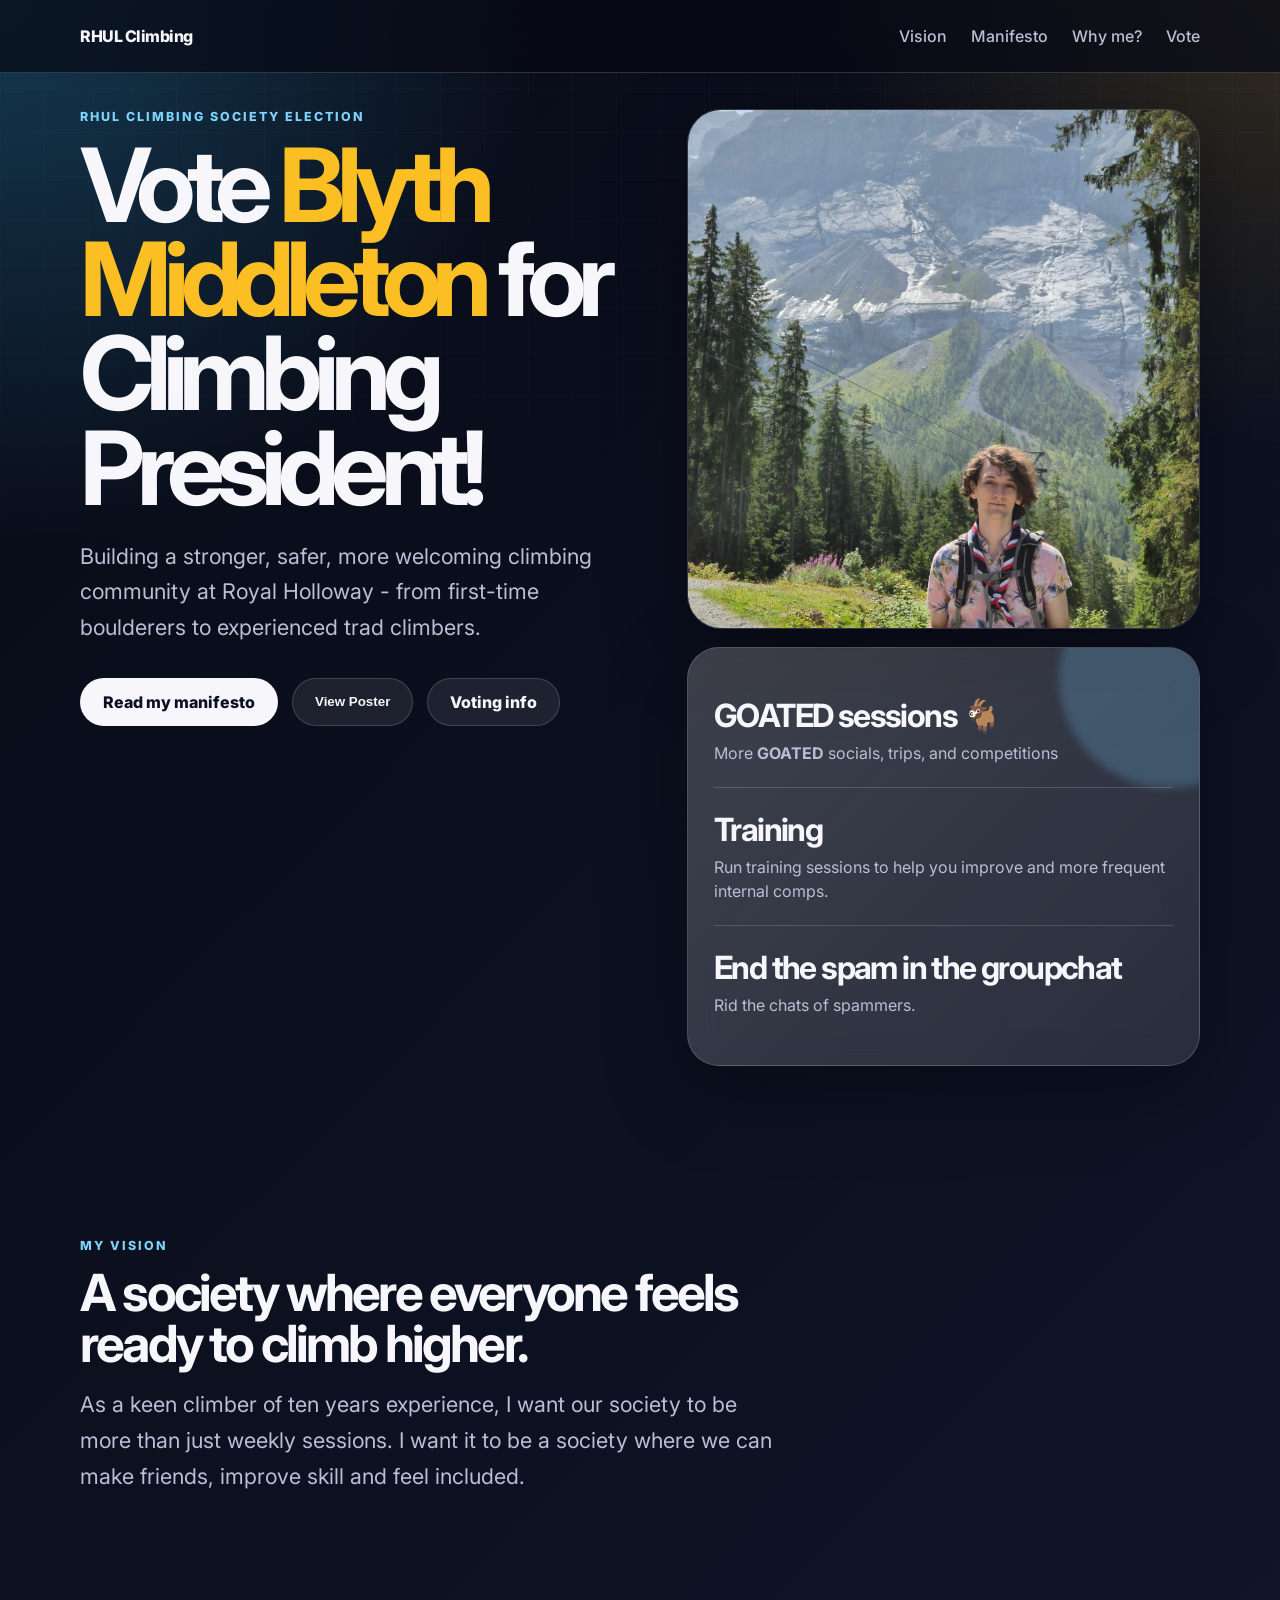
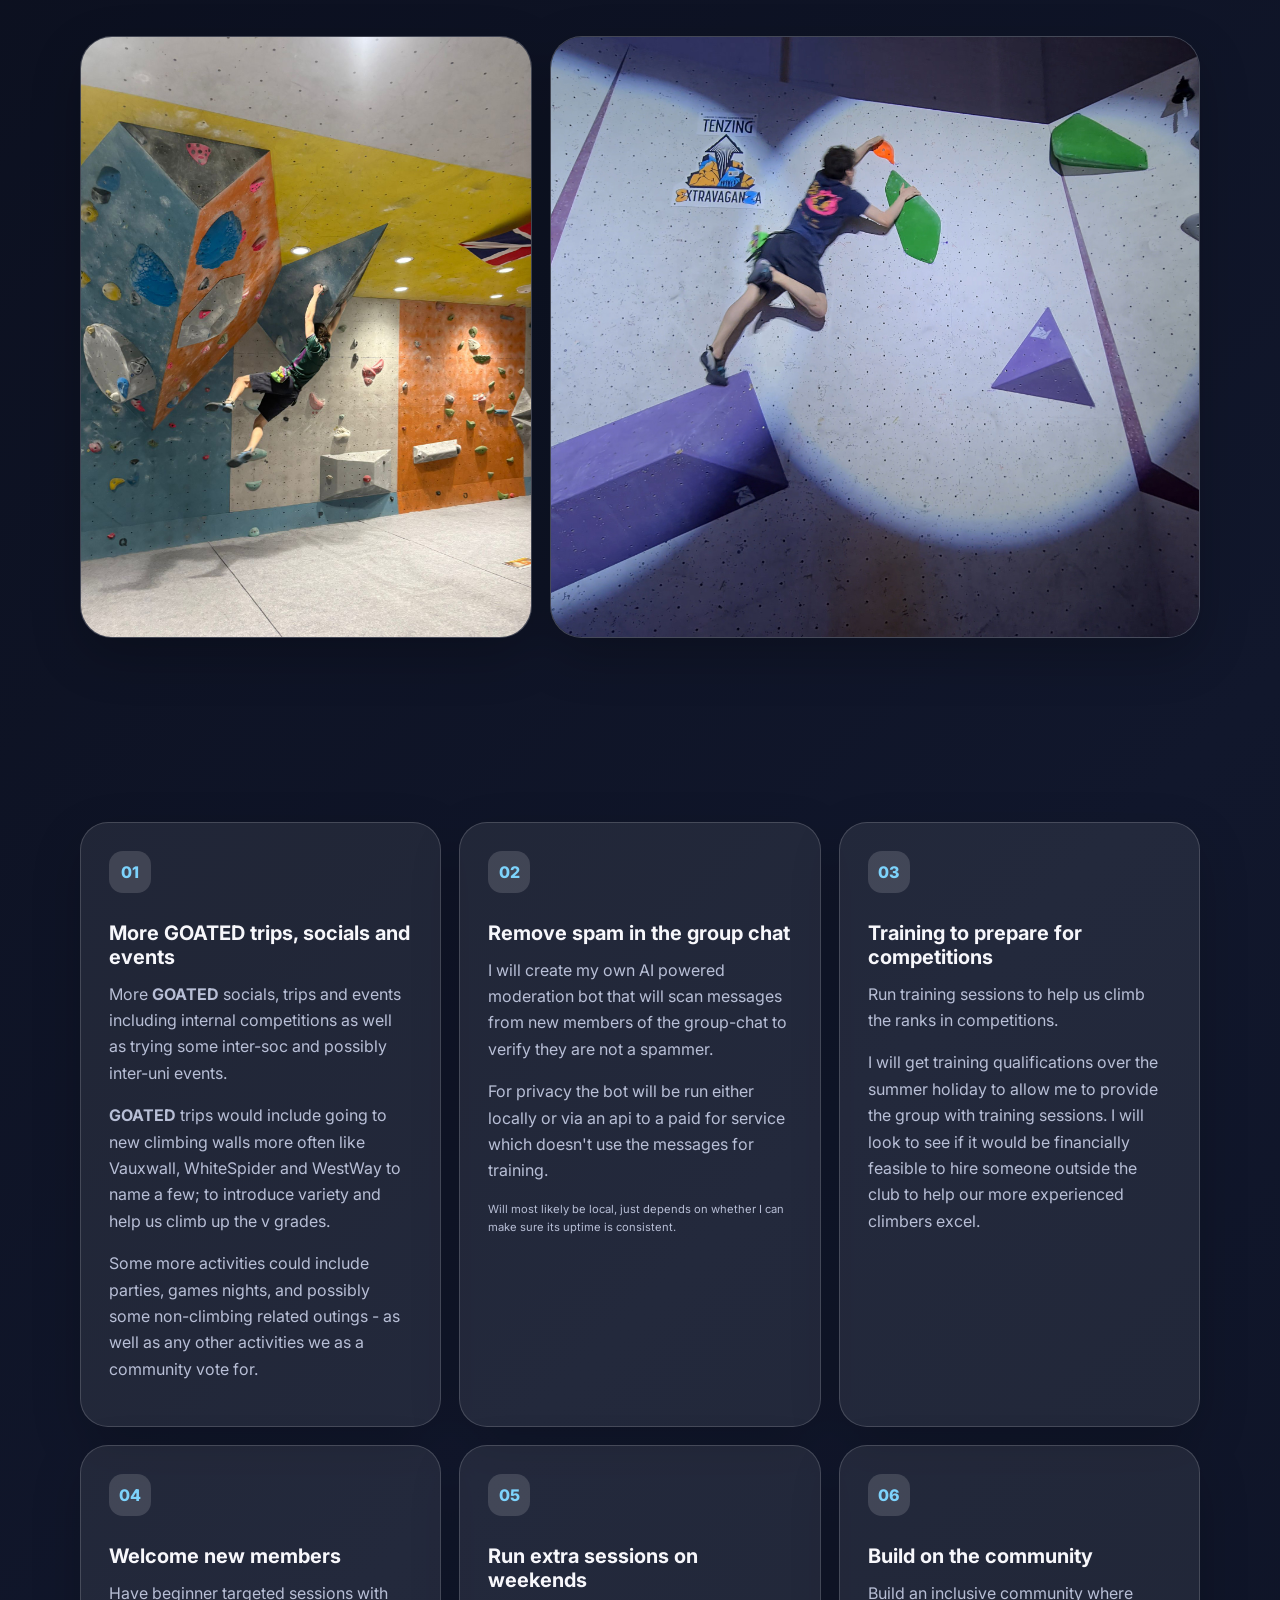
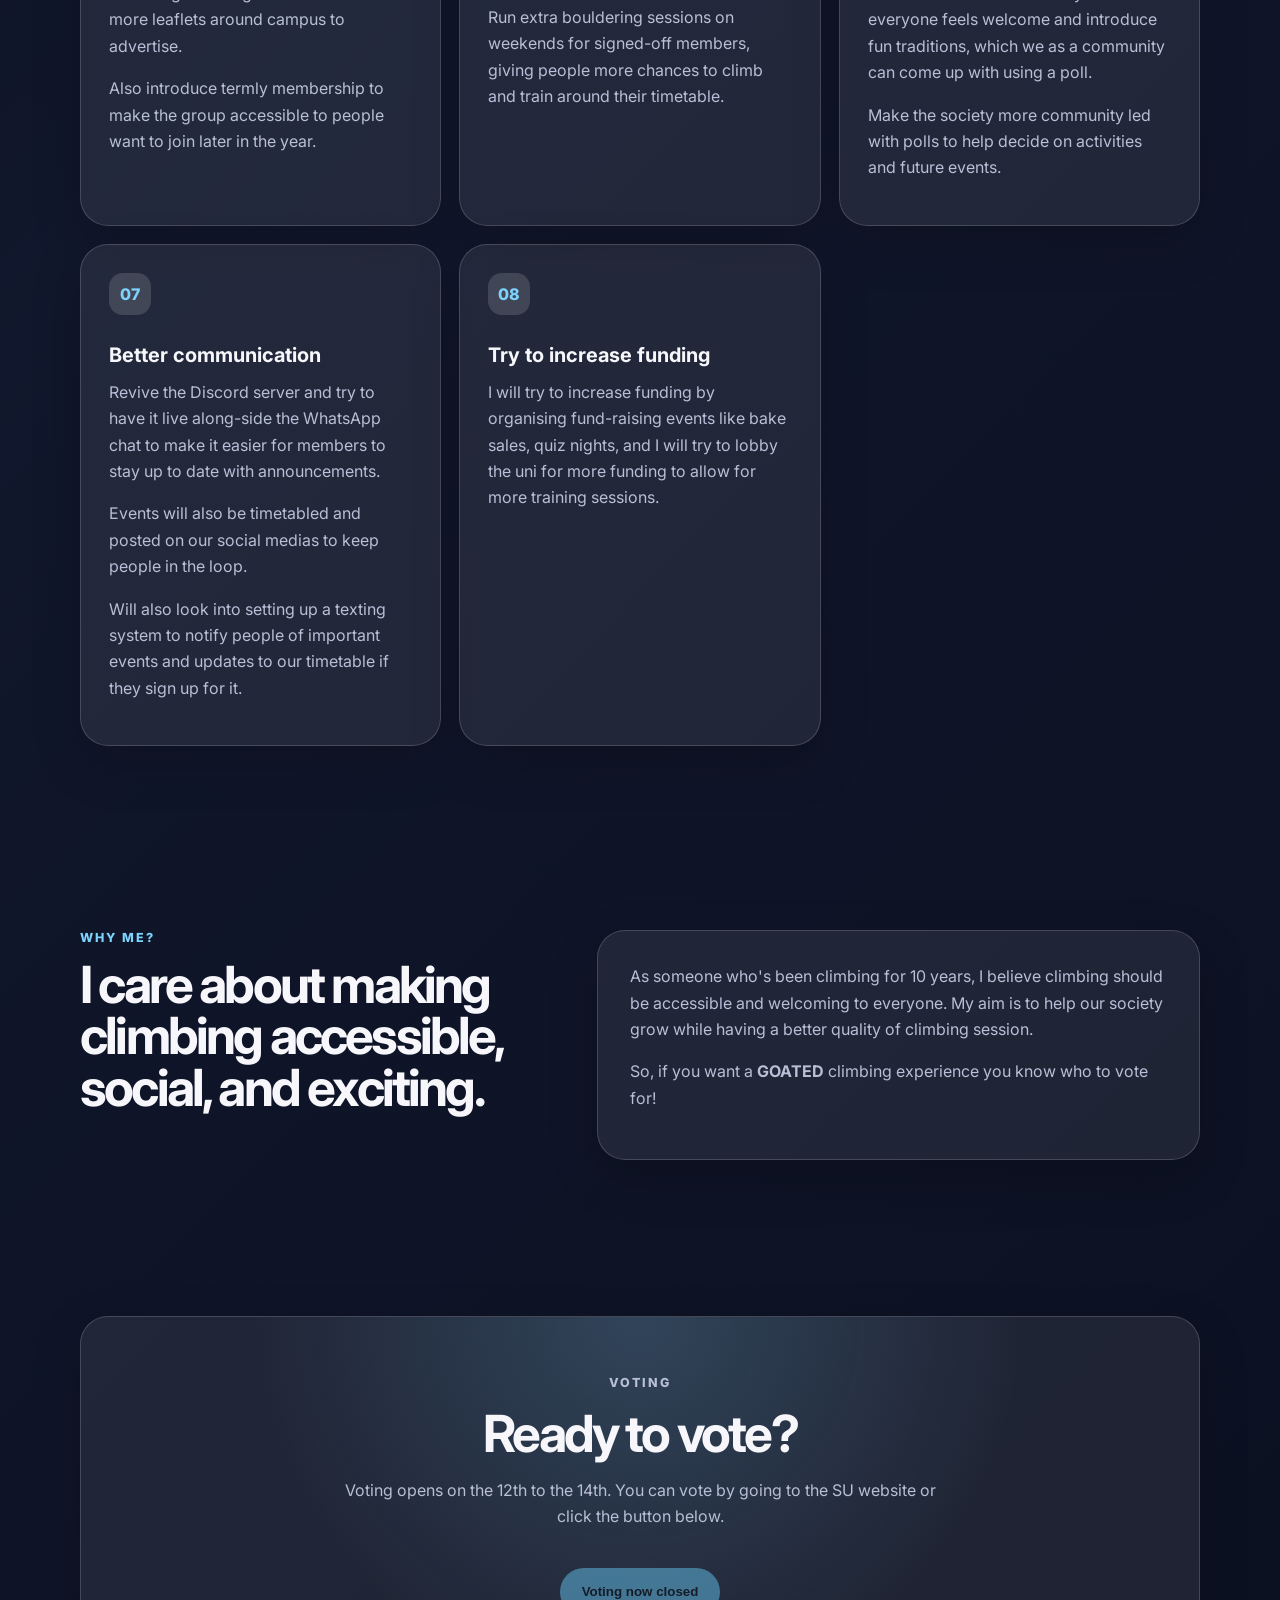
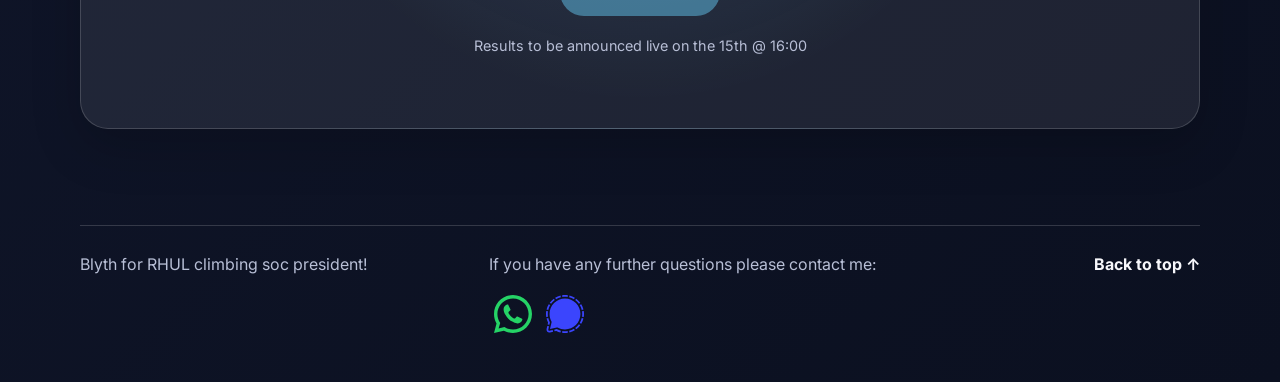
<file: index.html>
<!DOCTYPE html>
<html lang="en">
<head>
  <meta charset="UTF-8" />
  <meta name="viewport" content="width=device-width, initial-scale=1.0" />
  <title>Vote Blyth Middleton | RHUL Climbing President</title>
  <link rel="preconnect" href="https://fonts.googleapis.com">
  <link rel="preconnect" href="https://fonts.gstatic.com" crossorigin>
  <link href="https://fonts.googleapis.com/css2?family=Inter:wght@400;500;700;800&display=swap" rel="stylesheet">
  <link rel="stylesheet" href="css/styles.css" />
  <link rel="shortcut icon" href="favicon.svg" type="image/svg">

  <meta property="og:type" content="website">
  <meta property="og:title" content="Vote Blyth Middleton for RHUL Climbing President"/>
  <meta property="og:description" content="My manifesto for building a GOATED climbing soc."/>
  <meta property="og:url" content="https://vote.blyth.middleton.uk.net"/>
  <meta property="og:image"content="https://vote.blyth.middleton.uk.net/img/manifesto_poster-2.png"/>
  <meta property="og:image:type" content="image/png"/>
  <meta property="og:image:width" content="775" />
  <meta property="og:image:height" content="1096" />

  <meta name="twitter:card" content="summary_large_image" />
  <meta name="twitter:title" content="Vote Blyth Middleton for RHUL Climbing President" />
  <meta name="twitter:description" content="My manifesto for building a GOATED climbing soc." />
  <meta name="twitter:image" content="https://vote.blyth.middleton.uk.net/img/manifesto_poster-2.png" />
</head>
<body>
<header class="site-header">
  <nav class="nav">
    <a href="#top" class="logo">RHUL Climbing</a>
    <button class="menu-toggle" aria-label="Toggle menu">☰</button>
    <div class="nav-links">
      <a href="#vision">Vision</a>
      <a href="#manifesto">Manifesto</a>
      <a href="#why-me">Why me?</a>
      <a class="vote" href="#vote">Vote</a>
    </div>
  </nav>
</header>

<main id="top">
  <section class="hero">
    <div class="hero-content">
      <p class="eyebrow">RHUL Climbing Society Election</p>
      <h1>Vote <span>Blyth Middleton</span> for Climbing President!</h1>
      <p class="hero-text">
        Building a stronger, safer, more welcoming climbing community at
        Royal Holloway - from first-time boulderers to experienced trad climbers.
      </p>

      <div class="hero-actions">
        <a href="#manifesto" class="button primary">Read my manifesto</a>
        <button id="posterButton" class="button secondary">View Poster</button>
        <a href="#vote" class="button secondary vote">Voting info</a>
      </div>
    </div>

    <div class="hero-media" aria-label="Blyth in the mountains">
      <img
        src="img/20250814_112400.png"
        alt="Blyth sitting in front of a mountain landscape"
        class="hero-photo"
      />
      <div class="hero-card hero-card-floating" aria-label="Campaign highlights">
        <div class="card-stat">
          <strong>GOATED sessions 🐐</strong>
          <span>More <b>GOATED</b> socials, trips, and competitions</span>
        </div>
        <div class="card-stat">
          <strong>Training</strong>
          <span>Run training sessions to help you improve and more frequent internal comps.</span>
        </div>
        <div class="card-stat">
          <strong>End the spam in the groupchat</strong>
          <span>Rid the chats of spammers.</span>
        </div>
      </div>
    </div>
  </section>

  <section id="vision" class="section">
    <div class="section-heading">
      <p class="eyebrow">My vision</p>
      <h2>A society where everyone feels ready to climb higher.</h2>
    </div>
    <p class="lead">
      As a keen climber of ten years experience, I want our society to be more than just weekly
      sessions. I want it to be a society where we can make friends, improve skill and feel included.
    </p>
  </section>

  <section class="section photo-feature" aria-label="Campaign climbing photos">
    <figure class="feature-image feature-image-large">
      <img
        src="img/IMG-20260325-WA0040.jpg"
        alt="Blyth climbing on an indoor bouldering wall at varsity competitions"
      />
    </figure>
    <figure class="feature-image feature-image-wide">
      <img
        src="img/20240512_195455.jpg"
        alt="Blyth making a dynamic move on a competition-style boulder problem"
      />
    </figure>
  </section>

  <section id="manifesto" class="section manifesto-grid">

    <article class="manifesto-card">
      <span class="number">01</span>
      <h3>More <b>GOATED</b> trips, socials and events</h3>
      <p>
        More <b>GOATED</b> socials, trips and events including internal competitions as well
        as trying some inter-soc and possibly inter-uni events.
      </p>
      <p>
        <b>GOATED</b> trips would include going to new climbing walls more often like Vauxwall,
        WhiteSpider and WestWay to name a few; to introduce variety and help us climb up the v grades.
      </p>
      <p>
        Some more activities could include parties, games nights, and possibly some non-climbing
        related outings - as well as any other activities we as a community vote for.
      </p>
    </article>

    <article class="manifesto-card">

      <span class="number">02</span>
      <h3>Remove spam in the group chat</h3>
      <p>
        I will create my own AI powered moderation bot that will scan messages from new members
        of the group-chat to verify they are not a spammer.
      </p>
      <p>
        For privacy the bot will be run either locally or via an api to a paid for service which
        doesn't use the messages for training.
      </p>
      <p class="smaller-note">
        Will most likely be local, just depends on whether I can make sure its uptime is consistent.
      </p>
    </article>


    <article class="manifesto-card">
      <span class="number">03</span>
      <h3>Training to prepare for competitions</h3>
      <p>
        Run training sessions to help us climb the ranks in competitions.
      </p>
      <p>
        I will get training qualifications over the summer holiday to
        allow me to provide the group with training sessions. I will look to see if it would be
        financially feasible to hire someone outside the club to help our more experienced climbers
        excel.
      </p>
    </article>

    <article class="manifesto-card">
      <span class="number">04</span>
      <h3>Welcome new members</h3>
      <p>
        Have beginner targeted sessions with more leaflets around campus to advertise.
      </p>
      <p>
        Also introduce termly membership to make the group accessible to people want to join later
        in the year.
      </p>

    </article>

    <article class="manifesto-card">
      <span class="number">05</span>
      <h3>Run extra sessions on weekends</h3>
      <p>
        Run extra bouldering sessions on weekends for signed-off members, giving people more chances
        to climb and train around their timetable.
      </p>
    </article>

    <article class="manifesto-card">
      <span class="number">06</span>
      <h3>Build on the community</h3>
      <p>
        Build an inclusive community where everyone feels welcome and introduce fun traditions, which
        we as a community can come up with using a poll.
      </p>
      <p>
        Make the society more community led with polls to help decide on activities and future events.
      </p>
    </article>

    <article class="manifesto-card">
      <span class="number">07</span>
      <h3>Better communication</h3>
      <p>
        Revive the Discord server and try to have it live along-side the WhatsApp chat to make it
        easier for members to stay up to date with announcements.
      </p>
      <p>
      </p>
      <p>
        Events will also be timetabled and posted on our social medias to keep people in the loop.
      </p>

      <p>
        Will also look into setting up a texting system to notify people of important events and
        updates to our timetable if they sign up for it.
      </p>
    </article>

    <article class="manifesto-card">
      <span class="number">08</span>
      <h3>Try to increase funding</h3>
      <p>
        I will try to increase funding by organising fund-raising events like bake sales, quiz
        nights, and I will try to lobby the uni for more funding to allow for more training sessions.
      </p>

    </article>

  </section>

  <section id="why-me" class="section split">
    <div>
      <p class="eyebrow">Why me?</p>
      <h2>I care about making climbing accessible, social, and exciting.</h2>
    </div>
    <div class="text-panel">
      <p>
        As someone who's been climbing for 10 years, I believe climbing should be accessible and
        welcoming to everyone.  My aim is to help our society grow while having a better quality
        of climbing session.
      </p>
      <p>
        So, if you want a <b>GOATED</b> climbing experience you know who to vote for!
      </p>
    </div>
  </section>

  <section id="vote" class="vote-section vote">
    <p class="eyebrow">Voting</p>
    <h2>Ready to vote?</h2>
    <p>
      Voting opens on the 12th to the 14th. You can vote by going to the SU website or click the
      button below.
    </p>

    <button disabled href="https://www.su.rhul.ac.uk/elections/ballot/220/19826/" class="button vote-button">Voting now closed</button>

    <p class="small-note">Results to be announced live on the 15th @ 16:00</p>
  </section>
</main>

<footer class="footer">
  <p>Blyth for RHUL climbing soc president!</p>
  <div class="contact">
    <p>If you have any further questions please contact me:</p>
    <div class="social-links">
      <a aria-label="Chat on WhatsApp" href="https://wa.me/qr/CNUPQ5U5GO3KL1">
        <img alt="Chat on WhatsApp" src="img/Digital_Glyph_Green_RGB_2026.svg" />
      </a>
      <a aria-label="Chat on Signal" href="https://signal.me/#eu/0PR98zPxEWRHaJGYDog3yzlkRdIHcmWiJZRjUalomWbMGij2gL1B_4OnBmhlZ_eo">
        <img alt="Chat on Signal" src="img/Signal-Logo-Ultramarine.svg"/>
      </a>
    </div>
  </div>

  <div id="posterModal" class="modal">
    <div class="modal-content">
      <button id="closePosterModal" class="modal-close">&times;</button>

      <img
        src="/img/manifesto_poster.svg"
        alt="Blyth Middleton RHUL Climbing President campaign poster"
        class="poster-image"
      />
    </div>
  </div>


  <a href="#top">Back to top ↑</a>
</footer>

<script src="js/app.js"></script>
</body>
</html>
</file>
<file: css/styles.css>
:root {
  --background: #0b1020;
  --surface: rgba(255, 255, 255, 0.08);
  --surface-strong: rgba(255, 255, 255, 0.14);
  --text: #f7f7fb;
  --muted: #b8bfd6;
  --accent: #7dd3fc;
  --accent-strong: #38bdf8;
  --warm: #fbbf24;
  --border: rgba(255, 255, 255, 0.16);
  --shadow: 0 24px 80px rgba(0, 0, 0, 0.35);
}

* {
  box-sizing: border-box;
}

html {
  scroll-behavior: smooth;
}

body {
  margin: 0;
  font-family: "Inter", system-ui, -apple-system, BlinkMacSystemFont, "Segoe UI", sans-serif;
  color: var(--text);
  background:
    radial-gradient(circle at top left, rgba(56, 189, 248, 0.26), transparent 34rem),
    radial-gradient(circle at top right, rgba(251, 191, 36, 0.16), transparent 28rem),
    linear-gradient(135deg, #080b16 0%, #11172c 55%, #0b1020 100%);
  min-height: 100vh;
}

body::before {
  content: "";
  position: fixed;
  inset: 0;
  background-image:
    linear-gradient(rgba(255, 255, 255, 0.025) 1px, transparent 1px),
    linear-gradient(90deg, rgba(255, 255, 255, 0.025) 1px, transparent 1px);
  background-size: 44px 44px;
  pointer-events: none;
  mask-image: linear-gradient(to bottom, black, transparent 80%);
}

a {
  color: inherit;
  text-decoration: none;
}

.site-header {
  position: sticky;
  top: 0;
  z-index: 10;
  backdrop-filter: blur(18px);
  background: rgba(8, 11, 22, 0.72);
  border-bottom: 1px solid var(--border);
}

.nav {
  width: min(1120px, calc(100% - 32px));
  margin: 0 auto;
  min-height: 72px;
  display: flex;
  align-items: center;
  justify-content: space-between;
}

.logo {
  font-weight: 800;
  letter-spacing: -0.03em;
}

.nav-links {
  display: flex;
  gap: 24px;
  color: var(--muted);
  font-weight: 500;
}

.nav-links a:hover {
  color: var(--text);
}

.menu-toggle {
  display: none;
  border: 1px solid var(--border);
  background: var(--surface);
  color: var(--text);
  border-radius: 12px;
  padding: 8px 12px;
  font-size: 1.2rem;
}

main {
  width: min(1120px, calc(100% - 32px));
  margin: 0 auto;
}

.hero {
  min-height: calc(100vh - 72px);
  display: grid;
  grid-template-columns: minmax(0, 1.05fr) minmax(320px, 0.95fr);
  gap: 40px;
  align-items: start;
  padding: 36px 0 80px;
}

.eyebrow {
  color: var(--accent);
  text-transform: uppercase;
  letter-spacing: 0.16em;
  font-size: 0.78rem;
  font-weight: 800;
  margin: 0 0 14px;
}

h1,
h2,
h3,
p {
  margin-top: 0;
}

h1 {
  max-width: 760px;
  font-size: clamp(3rem, 8vw, 6.7rem);
  line-height: 0.92;
  letter-spacing: -0.08em;
  margin-bottom: 24px;
}

h1 span {
  color: var(--warm);
}



h2 {
  font-size: clamp(2rem, 4vw, 3.7rem);
  line-height: 1;
  letter-spacing: -0.055em;
  margin-bottom: 18px;
}

h3 {
  font-size: 1.25rem;
  margin-bottom: 12px;
}

.hero-text,
.lead {
  max-width: 700px;
  color: var(--muted);
  font-size: clamp(1.05rem, 2vw, 1.35rem);
  line-height: 1.65;
}

.hero-actions {
  display: flex;
  gap: 14px;
  flex-wrap: wrap;
  margin-top: 32px;
}

.button {
  display: inline-flex;
  align-items: center;
  justify-content: center;
  min-height: 48px;
  padding: 0 22px;
  border-radius: 999px;
  border: 1px solid var(--border);
  font-weight: 800;
  cursor: pointer;
  transition: transform 180ms ease, background 180ms ease, border-color 180ms ease;
}

.button:hover:not(:disabled) {
  transform: translateY(-2px);
}

.primary {
  background: var(--text);
  color: #0b1020;
}

.secondary {
  background: var(--surface);
  color: var(--text);
}

.hero-card {
  position: relative;
  padding: 26px;
  border: 1px solid var(--border);
  border-radius: 32px;
  background:
    linear-gradient(135deg, rgba(255, 255, 255, 0.14), rgba(255, 255, 255, 0.04)),
    var(--surface);
  box-shadow: var(--shadow);
  overflow: hidden;
}

.hero-card::before {
  content: "";
  position: absolute;
  width: 220px;
  height: 220px;
  background: rgba(125, 211, 252, 0.22);
  border-radius: 50%;
  top: -80px;
  right: -80px;
  filter: blur(4px);
}

.card-stat {
  position: relative;
  padding: 22px 0;
  border-bottom: 1px solid var(--border);
}

.card-stat:last-child {
  border-bottom: 0;
}

.card-stat strong {
  display: block;
  font-size: 2rem;
  letter-spacing: -0.05em;
  margin-bottom: 6px;
}

.card-stat span {
  color: var(--muted);
  line-height: 1.5;
}

.section {
  padding: 92px 0;
}

.section-heading {
  max-width: 780px;
}

.manifesto-grid {
  display: grid;
  grid-template-columns: repeat(3, 1fr);
  gap: 18px;
}

.manifesto-card,
.text-panel,
.vote-section {
  border: 1px solid var(--border);
  border-radius: 28px;
  background: var(--surface);
  box-shadow: 0 18px 50px rgba(0, 0, 0, 0.18);
}

.manifesto-card {
  padding: 28px;
  min-height: 250px;
}

.number {
  display: inline-flex;
  align-items: center;
  justify-content: center;
  width: 42px;
  height: 42px;
  margin-bottom: 28px;
  border-radius: 14px;
  background: var(--surface-strong);
  color: var(--accent);
  font-weight: 800;
}

.manifesto-card p,
.text-panel p,
.vote-section p {
  color: var(--muted);
  line-height: 1.65;
}

/*.vote {*/
/*  display: none;*/
/*  visibility: hidden;*/
/*}*/

.split {
  display: grid;
  grid-template-columns: 0.9fr 1.1fr;
  gap: 24px;
  align-items: start;
}

.text-panel {
  padding: 32px;
}

.vote-section {
  margin: 64px 0 96px;
  padding: 56px 32px;
  text-align: center;
  background:
    radial-gradient(circle at top, rgba(125, 211, 252, 0.18), transparent 24rem),
    var(--surface);
}

.vote-section p {
  max-width: 620px;
  margin-left: auto;
  margin-right: auto;
}

.vote-button {
  margin-top: 22px;
  background: var(--accent-strong);
  color: #07101c;
  border: 0;
}

.vote-button:disabled {
  cursor: not-allowed;
  opacity: 0.55;
  filter: grayscale(0.35);
}

.small-note {
  margin-top: 18px;
  font-size: 0.9rem;
}

.smaller-note {
  margin-top: 16px;
  font-size: 0.7rem;
}

code {
  background: rgba(255, 255, 255, 0.1);
  padding: 0.15rem 0.35rem;
  border-radius: 0.35rem;
  color: var(--text);
}

.footer {
  width: min(1120px, calc(100% - 32px));
  margin: 0 auto;
  padding: 28px 0 40px;
  border-top: 1px solid var(--border);
  color: var(--muted);
  display: flex;
  justify-content: space-between;
  gap: 16px;
}

.footer a {
  color: var(--text);
  font-weight: 700;
}

.reveal {
  opacity: 0;
  transform: translateY(18px);
  transition: opacity 600ms ease, transform 600ms ease;
}

.reveal.visible {
  opacity: 1;
  transform: translateY(0);
}

@media (max-width: 860px) {
  .menu-toggle {
    display: inline-flex;
  }

  .nav-links {
    position: absolute;
    top: 72px;
    left: 16px;
    right: 16px;
    display: none;
    flex-direction: column;
    padding: 18px;
    border: 1px solid var(--border);
    border-radius: 20px;
    background: rgba(8, 11, 22, 0.96);
  }

  .nav-links.open {
    display: flex;
  }

  .hero,
  .split {
    grid-template-columns: 1fr;
  }

  .hero {
    min-height: auto;
    padding: 64px 0 40px;
  }

  .manifesto-grid {
    grid-template-columns: 1fr;
  }

  .section {
    padding: 64px 0;
  }

  .footer {
    flex-direction: column;
  }
}


/* Campaign photography */
.hero-media {
  display: flex;
  flex-direction: column;
  gap: 18px;
}

.hero-photo {
  width: 100%;
  height: 620px;
  object-fit: cover;
  object-position: center;
  display: block;
  border: 1px solid var(--border);
  border-radius: 34px;
  box-shadow: var(--shadow);
}

.hero-card-floating {
  position: relative;
  left: auto;
  right: auto;
  bottom: auto;
  backdrop-filter: blur(18px);
}

.photo-feature {
  display: grid;
  grid-template-columns: minmax(0, 0.82fr) minmax(0, 1.18fr);
  gap: 18px;
  align-items: stretch;
  padding-top: 28px;
}

.feature-image {
  position: relative;
  min-height: 430px;
  margin: 0;
  overflow: hidden;
  border: 1px solid var(--border);
  border-radius: 32px;
  background: var(--surface);
  box-shadow: 0 18px 50px rgba(0, 0, 0, 0.22);
}

.feature-image img {
  width: 100%;
  height: 100%;
  min-height: inherit;
  object-fit: cover;
  display: block;
  transform: scale(1.01);
}

.feature-image-large img {
  object-position: 50% 45%;
}

.feature-image-wide img {
  object-position: 45% 45%;
}

.feature-image figcaption {
  position: absolute;
  left: 18px;
  right: 18px;
  bottom: 18px;
  padding: 14px 16px;
  border: 1px solid var(--border);
  border-radius: 18px;
  background: rgba(8, 11, 22, 0.72);
  backdrop-filter: blur(14px);
  color: var(--text);
  font-weight: 800;
  line-height: 1.35;
}

@media (max-width: 860px) {
  .hero-photo {
    height: min(92vw, 640px);
  }

  .photo-feature {
    grid-template-columns: 1fr;
  }

  .feature-image {
    min-height: 360px;
  }
}

.hero-photo {
  width: 100%;
  height: 520px;
  object-fit: cover;
  object-position: bottom center;
}

.contact {
}

.social-links img {
  width: 10%;
  padding: 5px;

}

.modal {
  display: none;
  position: fixed;
  z-index: 9999;
  inset: 0;
  background: rgba(0, 0, 0, 0.75);
  align-items: center;
  justify-content: center;
  padding: 1rem;
}

.modal.show {
  display: flex;
}

.modal-content {
  position: relative;
  max-width: 90vw;
  max-height: 90vh;
  background: white;
  border-radius: 16px;
  padding: 1rem;
  box-shadow: 0 20px 50px rgba(0, 0, 0, 0.35);
}

.poster-image {
  display: block;
  max-width: 100%;
  max-height: 85vh;
  border-radius: 8px;
}

.modal-close {
  position: absolute;
  top: -14px;
  right: -14px;
  width: 38px;
  height: 38px;
  border: none;
  border-radius: 999px;
  background: #111;
  color: white;
  font-size: 28px;
  line-height: 1;
  cursor: pointer;
}

.modal-close:hover {
  background: #333;
}
</file>
